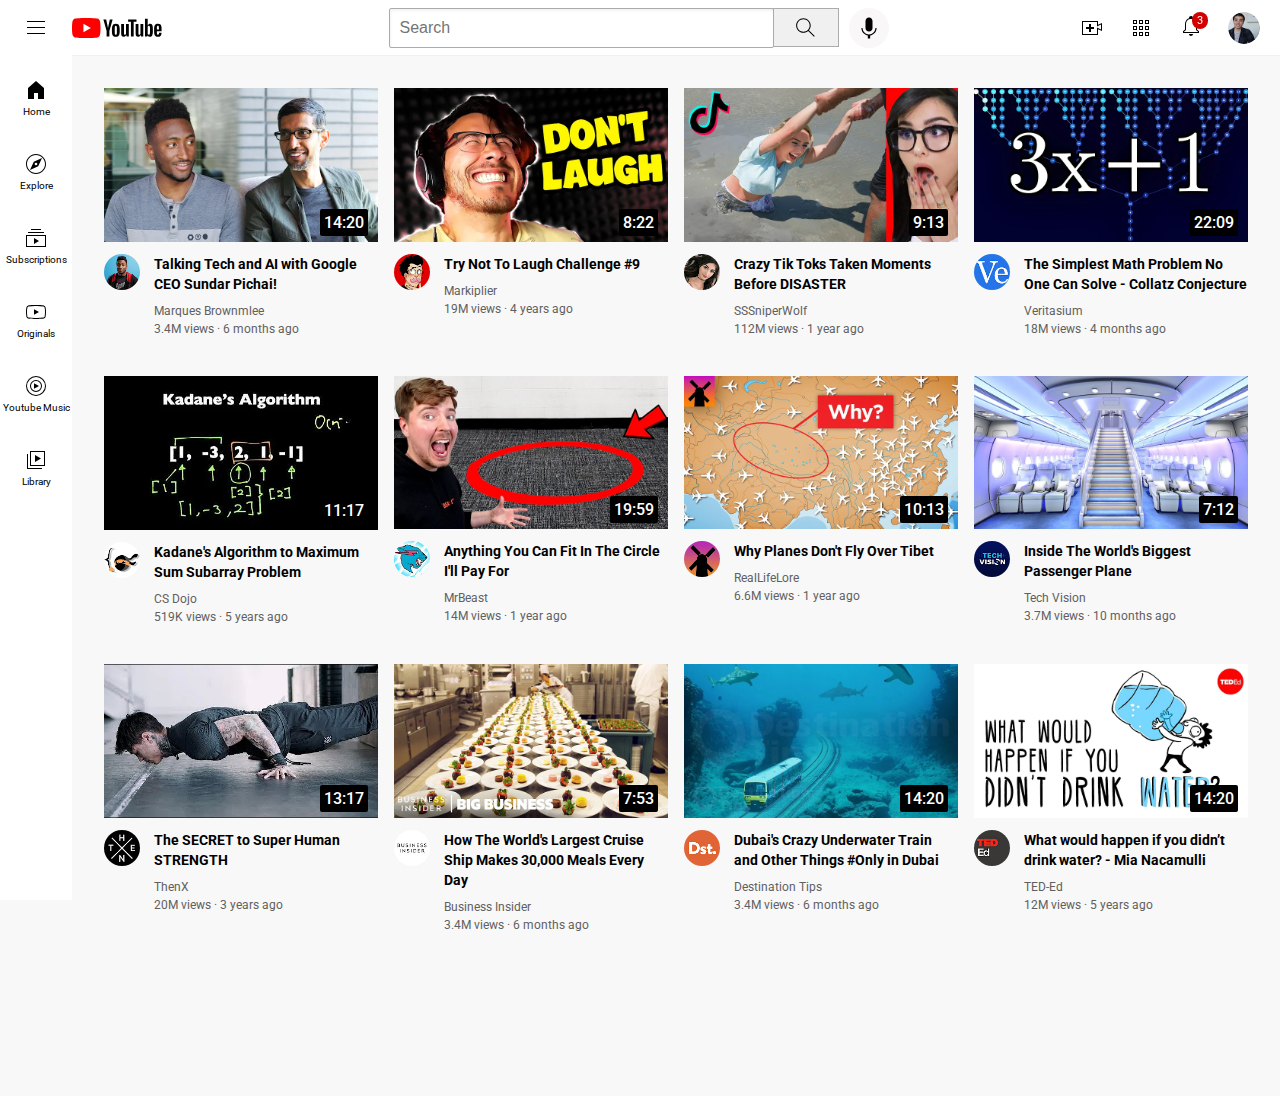
<file: index.html>
<!DOCTYPE html>
<html>
  <head>
    <title>Youtube.com clon</title>
    <link rel="preconnect" href="https://fonts.googleapis.com">
    <link rel="preconnect" href="https://fonts.gstatic.com" crossorigin>
    <link href="https://fonts.googleapis.com/css2?family=Roboto:ital,wght@0,100..900;1,100..900&display=swap" rel="stylesheet">
    <link rel="stylesheet" href="youtube.css">
  </head>
  <body>
    <header class="header">
      <div class="left">
        <img src="icons/hamburger-menu.svg" class="hamburger-menu">
        <img src="icons/youtube-logo.svg" class="youtube-logo">
      </div>
      <div class="middle">   <input type="text" placeholder="Search" class="search-box">
        <button class="search-button"><img src="icons/search.svg" class="search-icon">
          <div class="tooltip">Search</div>
        </button> 
        <button  class="voice-search-button"><img src="icons/voice-search-icon.svg">
          <div class="tooltip">Search with your voice</div>
        </button> 
      </div>
      <div class="right">
        <div class="upload-icon-container">
          <img src="icons/upload.svg" class="upload">
          <div class="tooltip">Create</div>
        </div>
        
        <img src="icons/youtube-apps.svg" class="youtube-apps">
        <div class="notifications-container">
            <img src="icons/notifications.svg" class="notifications">
            <div class="number">3</div>
          </div>
          <img src="channel-pics/my-channel.jpeg" class="my-channel">
      </div>
    </header>
    <nav class="sidebar">
      <div class="sidebar-link">
        <img src="icons/home.svg">
        <div>Home</div>
      </div>
      <div class="sidebar-link">
        <img src="icons/explore.svg">
        <div>Explore</div>
      </div>
      <div class="sidebar-link">
        <img src="icons/subscriptions.svg">
        <div>Subscriptions</div>
      </div>
      <div class="sidebar-link"> 
        <img src="icons/originals.svg">
        <div>Originals</div>
      </div>
      <div class="sidebar-link">
        <img src="icons/youtube-music.svg">
        <div>Youtube Music</div>
      </div>
      <div class="sidebar-link">
        <img src="icons/library.svg">
        <div>Library</div>
      </div>
    </nav>
    <main>
      <section class="video-grid">
      <div class="video-preview">
      <div class="thumbnail-row">
        <img src="thumbnails/thumbnail-1.webp" class="thumbnail">
        <div class="video-time">14:20</div>
      </div>
      <div class="video-info-grid">
        <div class="channel-picture">
          <img src="channel-pics/channel-1.jpeg" class="profile-picture">
        </div>
        <div class="video-info"> 
        <p class="video-title">Talking Tech and AI with Google CEO Sundar Pichai!</p>
        <p class="video-author">Marques Brownmlee</p>
        <p class="video-stats">3.4M views &#183; 6 months ago</p>
      </div>
    </div>
      </div>
  <div class="video-preview">
      <div class="thumbnail-row">
        <img src="thumbnails/thumbnail-2.webp" class="thumbnail">
             <div class="video-time">8:22</div>
      </div>
      <div class="video-info-grid">
        <div class="channel-picture">
          <img src="channel-pics/channel-2.jpeg" class="profile-picture">
        </div>
        <div class="video-info"> 
        <p class="video-title">Try Not To Laugh Challenge #9</p>
        <p class="video-author">Markiplier</p>
        <p class="video-stats">19M views &#183; 4 years ago</p>
      </div> 
    </div>
  </div>
        <div class="video-preview">
      <div class="thumbnail-row">
        <img src="thumbnails/thumbnail-3.webp" class="thumbnail">
             <div class="video-time">9:13</div>
      </div>
      <div class="video-info-grid">
        <div class="channel-picture">
          <img src="channel-pics/channel-3.jpeg" class="profile-picture">
        </div>
        <div class="video-info"> 
        <p class="video-title">Crazy Tik Toks Taken Moments Before DISASTER</p>
        <p class="video-author">SSSniperWolf</p>
        <p class="video-stats">112M views &#183; 1 year ago</p>
      </div> 
    </div>
        </div>
        <div class="video-preview">
      <div class="thumbnail-row">
        <img src="thumbnails/thumbnail-4.webp" class="thumbnail">
             <div class="video-time">22:09</div>
      </div>
      <div class="video-info-grid">
        <div class="channel-picture">
          <img src="channel-pics/channel-4.jpeg" class="profile-picture">
        </div>
        <div class="video-info"> 
        <p class="video-title">The Simplest Math Problem No One Can Solve - Collatz Conjecture</p>
        <p class="video-author">Veritasium</p>
        <p class="video-stats">18M views &#183; 4 months ago</p>
      </div> 
    </div>
       </div>
        <div class="video-preview">
      <div class="thumbnail-row">
        <img src="thumbnails/thumbnail-5.webp" class="thumbnail">
             <div class="video-time">11:17</div>
      </div>
      <div class="video-info-grid">
        <div class="channel-picture">
          <img src="channel-pics/channel-5.jpeg" class="profile-picture">
        </div>
        <div class="video-info"> 
        <p class="video-title">Kadane's Algorithm to Maximum Sum Subarray Problem</p>
        <p class="video-author">CS Dojo</p>
        <p class="video-stats">519K views &#183; 5 years ago</p>
      </div> 
    </div>
        </div>
      <div class="video-preview">
      <div class="thumbnail-row">
        <img src="thumbnails/thumbnail-6.webp" class="thumbnail">
      <div class="video-time">19:59</div>
      </div>
      <div class="video-info-grid">
        <div class="channel-picture">
          <img src="channel-pics/channel-6.jpeg" class="profile-picture">
        </div>
        <div class="video-info"> 
        <p class="video-title">Anything You Can Fit In The Circle I'll Pay For</p>
        <p class="video-author">MrBeast</p>
        <p class="video-stats">14M views &#183; 1 year ago</p>
      </div> 
    </div>
       </div>
      <div class="video-preview">
      <div class="thumbnail-row">
        <img src="thumbnails/thumbnail-7.webp" class="thumbnail">
        <div class="video-time">10:13</div>
      </div>
      <div class="video-info-grid">
        <div class="channel-picture">
          <img src="channel-pics/channel-7.jpeg" class="profile-picture">
        </div>
        <div class="video-info"> 
        <p class="video-title">Why Planes Don't Fly Over Tibet</p>
        <p class="video-author">RealLifeLore</p>
        <p class="video-stats">6.6M views &#183; 1 year ago</p>
      </div>
    </div>
      </div>
      <div class="video-preview">
      <div class="thumbnail-row">
        <img src="thumbnails/thumbnail-8.webp" class="thumbnail">
        <div class="video-time">7:12</div>
      </div>
      <div class="video-info-grid">
        <div class="channel-picture">
          <img src="channel-pics/channel-8.jpeg" class="profile-picture">
        </div>
        <div class="video-info"> 
        <p class="video-title">Inside The World's Biggest Passenger Plane</p>
        <p class="video-author">Tech Vision</p>
        <p class="video-stats">3.7M views &#183; 10 months ago</p>
      </div>
    </div>
      </div>
      <div class="video-preview">
      <div class="thumbnail-row">
        <img src="thumbnails/thumbnail-9.webp" class="thumbnail">
        <div class="video-time">13:17</div>
      </div>
      <div class="video-info-grid">
        <div class="channel-picture">
          <img src="channel-pics/channel-9.jpeg" class="profile-picture">
        </div>
        <div class="video-info"> 
        <p class="video-title">The SECRET to Super Human STRENGTH</p>
        <p class="video-author">ThenX</p>
        <p class="video-stats">20M views &#183; 3 years ago</p>
      </div>
    </div>
      </div>
            <div class="video-preview">
      <div class="thumbnail-row">
        <img src="thumbnails/thumbnail-10.webp" class="thumbnail">
        <div class="video-time">7:53</div>
      </div>
      <div class="video-info-grid">
        <div class="channel-picture">
          <img src="channel-pics/channel-10.jpeg" class="profile-picture">
        </div>
        <div class="video-info"> 
        <p class="video-title">How The World's Largest Cruise Ship Makes 30,000 Meals Every Day</p>
        <p class="video-author">Business Insider</p>
        <p class="video-stats">3.4M views &#183; 6 months ago</p>
      </div>
    </div>
      </div>
            <div class="video-preview">
      <div class="thumbnail-row">
        <img src="thumbnails/thumbnail-11.webp" class="thumbnail">
        <div class="video-time">14:20</div>
      </div>
      <div class="video-info-grid">
        <div class="channel-picture">
          <img src="channel-pics/channel-11.jpeg" class="profile-picture">
        </div>
        <div class="video-info"> 
        <p class="video-title">
Dubai's Crazy Underwater Train and Other Things #Only in Dubai</p>
        <p class="video-author">Destination Tips</p>
        <p class="video-stats">3.4M views &#183; 6 months ago</p>
      </div>
    </div>
      </div>
            <div class="video-preview">
      <div class="thumbnail-row">
        <img src="thumbnails/thumbnail-12.webp" class="thumbnail">
        <div class="video-time">14:20</div>
      </div>
      <div class="video-info-grid">
        <div class="channel-picture">
          <img src="channel-pics/channel-12.jpeg" class="profile-picture">
        </div>
        <div class="video-info"> 
        <p class="video-title">What would happen if you didn’t drink water? - Mia Nacamulli</p>
        <p class="video-author">TED-Ed</p>
        <p class="video-stats">12M views &#183; 5 years ago</p>
      </div>
    </div>
      </div>
      </section>
    </main>

</body>
</html>
</file>
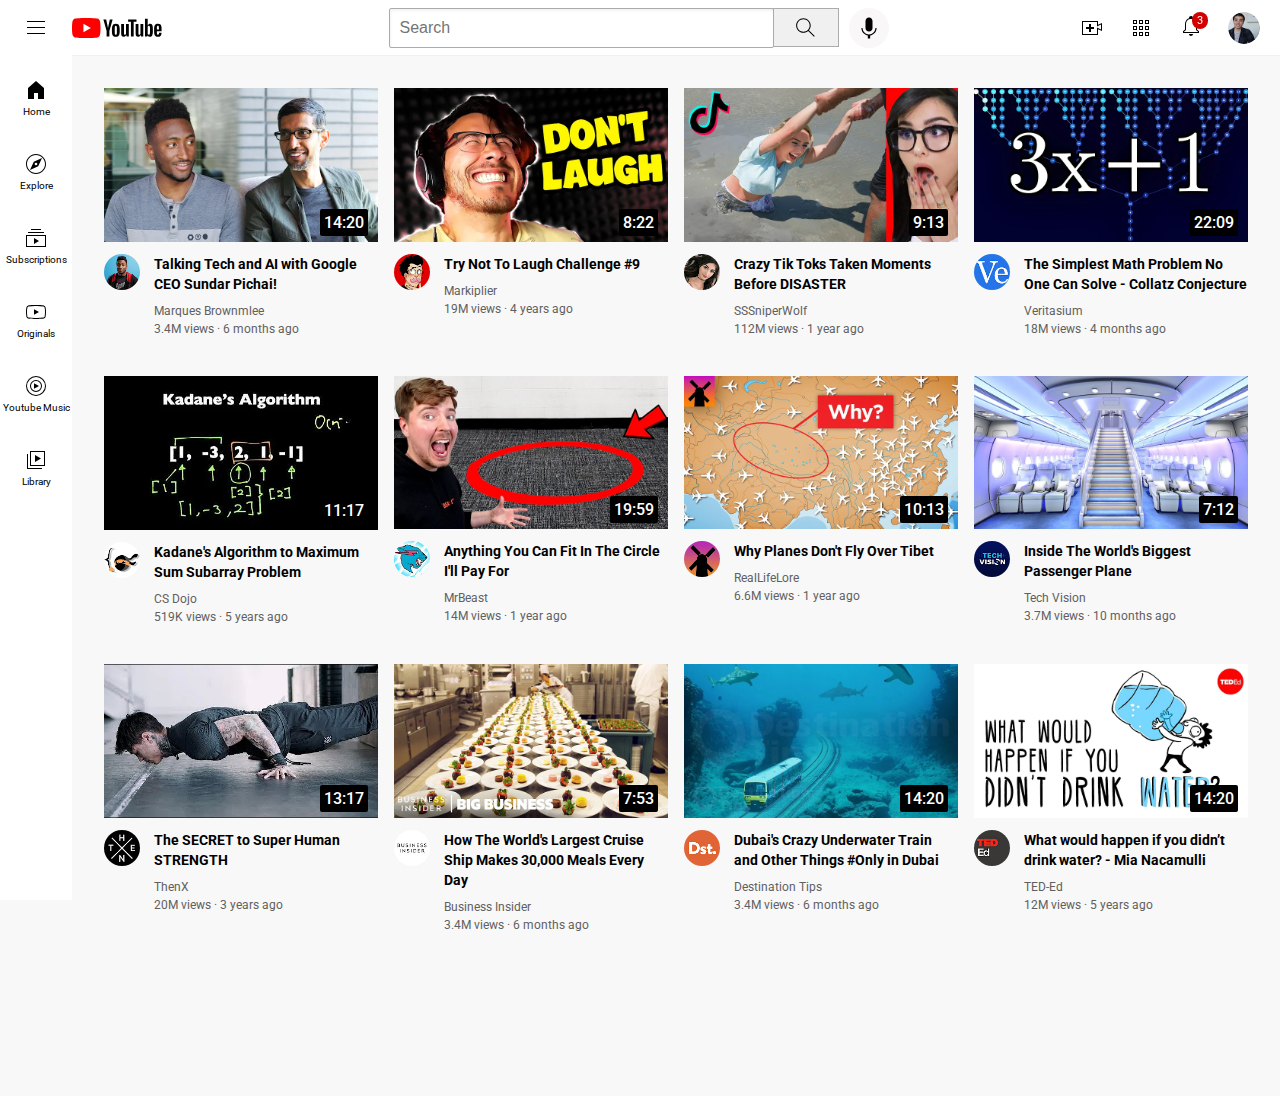
<file: youtube.html>
<!DOCTYPE html>
<html>
  <head>
    <title>Youtube.com clon</title>
    <link rel="preconnect" href="https://fonts.googleapis.com">
    <link rel="preconnect" href="https://fonts.gstatic.com" crossorigin>
    <link href="https://fonts.googleapis.com/css2?family=Roboto:ital,wght@0,100..900;1,100..900&display=swap" rel="stylesheet">
    <link rel="stylesheet" href="youtube.css">
  </head>
  <body>
    <header class="header">
      <div class="left">
        <img src="icons/hamburger-menu.svg" class="hamburger-menu">
        <img src="icons/youtube-logo.svg" class="youtube-logo">
      </div>
      <div class="middle">   <input type="text" placeholder="Search" class="search-box">
        <button class="search-button"><img src="icons/search.svg" class="search-icon">
          <div class="tooltip">Search</div>
        </button> 
        <button  class="voice-search-button"><img src="icons/voice-search-icon.svg">
          <div class="tooltip">Search with your voice</div>
        </button> 
      </div>
      <div class="right">
        <div class="upload-icon-container">
          <img src="icons/upload.svg" class="upload">
          <div class="tooltip">Create</div>
        </div>
        
        <img src="icons/youtube-apps.svg" class="youtube-apps">
        <div class="notifications-container">
            <img src="icons/notifications.svg" class="notifications">
            <div class="number">3</div>
          </div>
          <img src="channel-pics/my-channel.jpeg" class="my-channel">
      </div>
    </header>
    <nav class="sidebar">
      <div class="sidebar-link">
        <img src="icons/home.svg">
        <div>Home</div>
      </div>
      <div class="sidebar-link">
        <img src="icons/explore.svg">
        <div>Explore</div>
      </div>
      <div class="sidebar-link">
        <img src="icons/subscriptions.svg">
        <div>Subscriptions</div>
      </div>
      <div class="sidebar-link"> 
        <img src="icons/originals.svg">
        <div>Originals</div>
      </div>
      <div class="sidebar-link">
        <img src="icons/youtube-music.svg">
        <div>Youtube Music</div>
      </div>
      <div class="sidebar-link">
        <img src="icons/library.svg">
        <div>Library</div>
      </div>
    </nav>
    <main>
      <section class="video-grid">
      <div class="video-preview">
      <div class="thumbnail-row">
        <img src="thumbnails/thumbnail-1.webp" class="thumbnail">
        <div class="video-time">14:20</div>
      </div>
      <div class="video-info-grid">
        <div class="channel-picture">
          <img src="channel-pics/channel-1.jpeg" class="profile-picture">
        </div>
        <div class="video-info"> 
        <p class="video-title">Talking Tech and AI with Google CEO Sundar Pichai!</p>
        <p class="video-author">Marques Brownmlee</p>
        <p class="video-stats">3.4M views &#183; 6 months ago</p>
      </div>
    </div>
      </div>
  <div class="video-preview">
      <div class="thumbnail-row">
        <img src="thumbnails/thumbnail-2.webp" class="thumbnail">
             <div class="video-time">8:22</div>
      </div>
      <div class="video-info-grid">
        <div class="channel-picture">
          <img src="channel-pics/channel-2.jpeg" class="profile-picture">
        </div>
        <div class="video-info"> 
        <p class="video-title">Try Not To Laugh Challenge #9</p>
        <p class="video-author">Markiplier</p>
        <p class="video-stats">19M views &#183; 4 years ago</p>
      </div> 
    </div>
  </div>
        <div class="video-preview">
      <div class="thumbnail-row">
        <img src="thumbnails/thumbnail-3.webp" class="thumbnail">
             <div class="video-time">9:13</div>
      </div>
      <div class="video-info-grid">
        <div class="channel-picture">
          <img src="channel-pics/channel-3.jpeg" class="profile-picture">
        </div>
        <div class="video-info"> 
        <p class="video-title">Crazy Tik Toks Taken Moments Before DISASTER</p>
        <p class="video-author">SSSniperWolf</p>
        <p class="video-stats">112M views &#183; 1 year ago</p>
      </div> 
    </div>
        </div>
        <div class="video-preview">
      <div class="thumbnail-row">
        <img src="thumbnails/thumbnail-4.webp" class="thumbnail">
             <div class="video-time">22:09</div>
      </div>
      <div class="video-info-grid">
        <div class="channel-picture">
          <img src="channel-pics/channel-4.jpeg" class="profile-picture">
        </div>
        <div class="video-info"> 
        <p class="video-title">The Simplest Math Problem No One Can Solve - Collatz Conjecture</p>
        <p class="video-author">Veritasium</p>
        <p class="video-stats">18M views &#183; 4 months ago</p>
      </div> 
    </div>
       </div>
        <div class="video-preview">
      <div class="thumbnail-row">
        <img src="thumbnails/thumbnail-5.webp" class="thumbnail">
             <div class="video-time">11:17</div>
      </div>
      <div class="video-info-grid">
        <div class="channel-picture">
          <img src="channel-pics/channel-5.jpeg" class="profile-picture">
        </div>
        <div class="video-info"> 
        <p class="video-title">Kadane's Algorithm to Maximum Sum Subarray Problem</p>
        <p class="video-author">CS Dojo</p>
        <p class="video-stats">519K views &#183; 5 years ago</p>
      </div> 
    </div>
        </div>
      <div class="video-preview">
      <div class="thumbnail-row">
        <img src="thumbnails/thumbnail-6.webp" class="thumbnail">
      <div class="video-time">19:59</div>
      </div>
      <div class="video-info-grid">
        <div class="channel-picture">
          <img src="channel-pics/channel-6.jpeg" class="profile-picture">
        </div>
        <div class="video-info"> 
        <p class="video-title">Anything You Can Fit In The Circle I'll Pay For</p>
        <p class="video-author">MrBeast</p>
        <p class="video-stats">14M views &#183; 1 year ago</p>
      </div> 
    </div>
       </div>
      <div class="video-preview">
      <div class="thumbnail-row">
        <img src="thumbnails/thumbnail-7.webp" class="thumbnail">
        <div class="video-time">10:13</div>
      </div>
      <div class="video-info-grid">
        <div class="channel-picture">
          <img src="channel-pics/channel-7.jpeg" class="profile-picture">
        </div>
        <div class="video-info"> 
        <p class="video-title">Why Planes Don't Fly Over Tibet</p>
        <p class="video-author">RealLifeLore</p>
        <p class="video-stats">6.6M views &#183; 1 year ago</p>
      </div>
    </div>
      </div>
      <div class="video-preview">
      <div class="thumbnail-row">
        <img src="thumbnails/thumbnail-8.webp" class="thumbnail">
        <div class="video-time">7:12</div>
      </div>
      <div class="video-info-grid">
        <div class="channel-picture">
          <img src="channel-pics/channel-8.jpeg" class="profile-picture">
        </div>
        <div class="video-info"> 
        <p class="video-title">Inside The World's Biggest Passenger Plane</p>
        <p class="video-author">Tech Vision</p>
        <p class="video-stats">3.7M views &#183; 10 months ago</p>
      </div>
    </div>
      </div>
      <div class="video-preview">
      <div class="thumbnail-row">
        <img src="thumbnails/thumbnail-9.webp" class="thumbnail">
        <div class="video-time">13:17</div>
      </div>
      <div class="video-info-grid">
        <div class="channel-picture">
          <img src="channel-pics/channel-9.jpeg" class="profile-picture">
        </div>
        <div class="video-info"> 
        <p class="video-title">The SECRET to Super Human STRENGTH</p>
        <p class="video-author">ThenX</p>
        <p class="video-stats">20M views &#183; 3 years ago</p>
      </div>
    </div>
      </div>
            <div class="video-preview">
      <div class="thumbnail-row">
        <img src="thumbnails/thumbnail-10.webp" class="thumbnail">
        <div class="video-time">7:53</div>
      </div>
      <div class="video-info-grid">
        <div class="channel-picture">
          <img src="channel-pics/channel-10.jpeg" class="profile-picture">
        </div>
        <div class="video-info"> 
        <p class="video-title">How The World's Largest Cruise Ship Makes 30,000 Meals Every Day</p>
        <p class="video-author">Business Insider</p>
        <p class="video-stats">3.4M views &#183; 6 months ago</p>
      </div>
    </div>
      </div>
            <div class="video-preview">
      <div class="thumbnail-row">
        <img src="thumbnails/thumbnail-11.webp" class="thumbnail">
        <div class="video-time">14:20</div>
      </div>
      <div class="video-info-grid">
        <div class="channel-picture">
          <img src="channel-pics/channel-11.jpeg" class="profile-picture">
        </div>
        <div class="video-info"> 
        <p class="video-title">
Dubai's Crazy Underwater Train and Other Things #Only in Dubai</p>
        <p class="video-author">Destination Tips</p>
        <p class="video-stats">3.4M views &#183; 6 months ago</p>
      </div>
    </div>
      </div>
            <div class="video-preview">
      <div class="thumbnail-row">
        <img src="thumbnails/thumbnail-12.webp" class="thumbnail">
        <div class="video-time">14:20</div>
      </div>
      <div class="video-info-grid">
        <div class="channel-picture">
          <img src="channel-pics/channel-12.jpeg" class="profile-picture">
        </div>
        <div class="video-info"> 
        <p class="video-title">What would happen if you didn’t drink water? - Mia Nacamulli</p>
        <p class="video-author">TED-Ed</p>
        <p class="video-stats">12M views &#183; 5 years ago</p>
      </div>
    </div>
      </div>
      </section>
    </main>

</body>
</html>
</file>
<file: youtube.css>
body{
        font-family: Roboto;
        height: 1000px;
        padding-top: 80px;
        padding-left: 96px;
        padding-right: 24px;
        background-color: rgb(248, 248, 248);
      }
      p{
        margin-top: 0;
        margin-bottom: 0;
      }
      .header{
        height: 55px;
        display: flex;
        flex-direction: row;
        justify-content: space-between;
        position: fixed;
        left: 0;
        right: 0;
        top: 0;
        background-color: white;
        border-bottom-width:1px ;
        border-bottom-style: solid;
        border-bottom-color:rgb(240, 240, 240) ;
        z-index: 100;
      }
      .left{
        display: flex;
        align-items: center;
      }
      .hamburger-menu{
        height: 24px;
        margin-left: 24px;
        margin-right: 24px;
      }
      .youtube-logo{
        height: 20px;
      }
      .middle{
        flex: 1;
        max-width: 500px;
        margin-right: 35px;
        margin-left: 70px;
        display: flex;
        flex-direction: row;
        align-items: center;
      }
      .search-box{
        flex:1;
        height: 36px;
        padding-left: 10px;
        font-size: 16px;
        border-width: 1px;
        border-color: rgb(171, 171, 171);
        border-style: solid;
        border-radius: 2px;
        box-shadow: inset 1px 2px 3px rgba(0,0,0,0.05);
        width: 0;
      }
      .search-box::placeholder{
        font-size: 16px;
      }
      .search-button .tooltip,
      .voice-search-button .tooltip,
      .upload-icon-container .tooltip{
     
        position: absolute;
        background-color: gray;
        color: white;
        padding: 4px 8px;
        border-radius: 2px;
        font-size: 12px;
        bottom: -30px;
        opacity: 0;
        transition: opacity 0.15s;
        pointer-events: none;
        white-space: nowrap;
      }
      .search-button:hover .tooltip,
      .voice-search-button:hover .tooltip,
      .upload-icon-container:hover .tooltip{
        opacity: 1;
      }
      .search-button{
        height: 39px;
        width: 66px;
        background-color: rgb(240, 240, 240);
        border-style: solid;
        border-color:rgb(171, 171, 171);
        border-width: 1px;
        margin-left: -1px;
        margin-right: 10px;
        }
        .search-button,
        .voice-search-button,
        .upload-icon-container{
          position: relative;
          display: flex;
          justify-content: center;
          align-items: center;
        }
      .search-icon{
        height: 25px;
      }
      .voice-search-button{
         width: 40px;
         height: 40px;
         border: none;
         border-radius: 20px;
         background-color:  rgb(249, 247, 247);
      }
      .right{
        width: 180px;
        display: flex;
        flex-direction: row;
        align-items: center;
        justify-content: space-between;
        margin-right: 20px;
        flex-shrink: 0;
      }
      .upload{
        width: 24px;
      }
      .youtube-apps{
        width: 24px;
      }
      .notifications{
        width: 24px;
      }
      .notifications-container{
        position: relative;
      }
      .number{
        position: absolute;
        font-size: 11px;
        background-color: rgb(210, 0, 0);
        color: white;
        padding-left: 5px;
        padding-right: 5px;
        padding-top: 2px;
        padding-bottom: 2px;
        border-radius: 20px;
        top: -2px;
        right: -5px;
      }
      .my-channel{
        height: 32px;
        border-radius: 30px;
      }
      .sidebar{
        position: fixed;
        left: 0;
        bottom: 0;
        top: 55px;
        color: white;
        width: 72px;
        background-color: white;
        z-index: 200;
        padding-top: 5px;
      }
      .sidebar-link{
        height: 74px;
        display: flex;
        justify-content: center;
        align-items: center;
        flex-direction: column;
      }
      .sidebar-link:hover{
        background-color: rgb(223, 223, 223);
        cursor: pointer;
      }
      .sidebar-link img{
        height: 24px;
        margin-bottom: 4px;
      }
      .sidebar-link div{
        color: black;
        font-size: 10px;
      }
      .video-grid{
        display: grid;
        grid-template-columns: 1fr 1fr 1fr;
        column-gap: 16px;
        row-gap: 40px;
      }
      @media (max-width:750px){
        .video-grid{
          grid-template-columns: 1fr 1fr;
        }
      }
      @media (min-width: 751px) and (max-width: 999px){
        .video-grid{
          grid-template-columns: 1fr 1fr 1fr;

        }
      }
      @media (min-width:1000px){
        .video-grid{
          grid-template-columns: 1fr 1fr 1fr 1fr;
        }
      }
      .thumbnail{
        width: 100%;
      }
      .thumbnail-row{
        margin-bottom: 8px;
        position: relative;
      }
      .video-time{
        position: absolute;
        right: 10px;
        bottom: 10px;
        background-color: black;
        color: white;
        font-family: Roboto;
        font-weight: 500;
        padding: 4px;
        border-radius: 2px;
      }
      .video-info-grid{
        display: grid;
        grid-template-columns: 50px 1fr;
      }
      .profile-picture{
        width: 36px;
        height: 36px;
        border-radius: 30px;
        object-fit: cover;
      }
      .video-title{
        font-weight: 700;
        font-size: 14px;
        line-height: 20px;
        margin-bottom: 10px;
      }
      .video-author{
        margin-bottom: 4px;
      }
      .video-author,
      .video-stats{
        color: rgb(96,96,96);
        font-size: 12px;
      }
</file>
